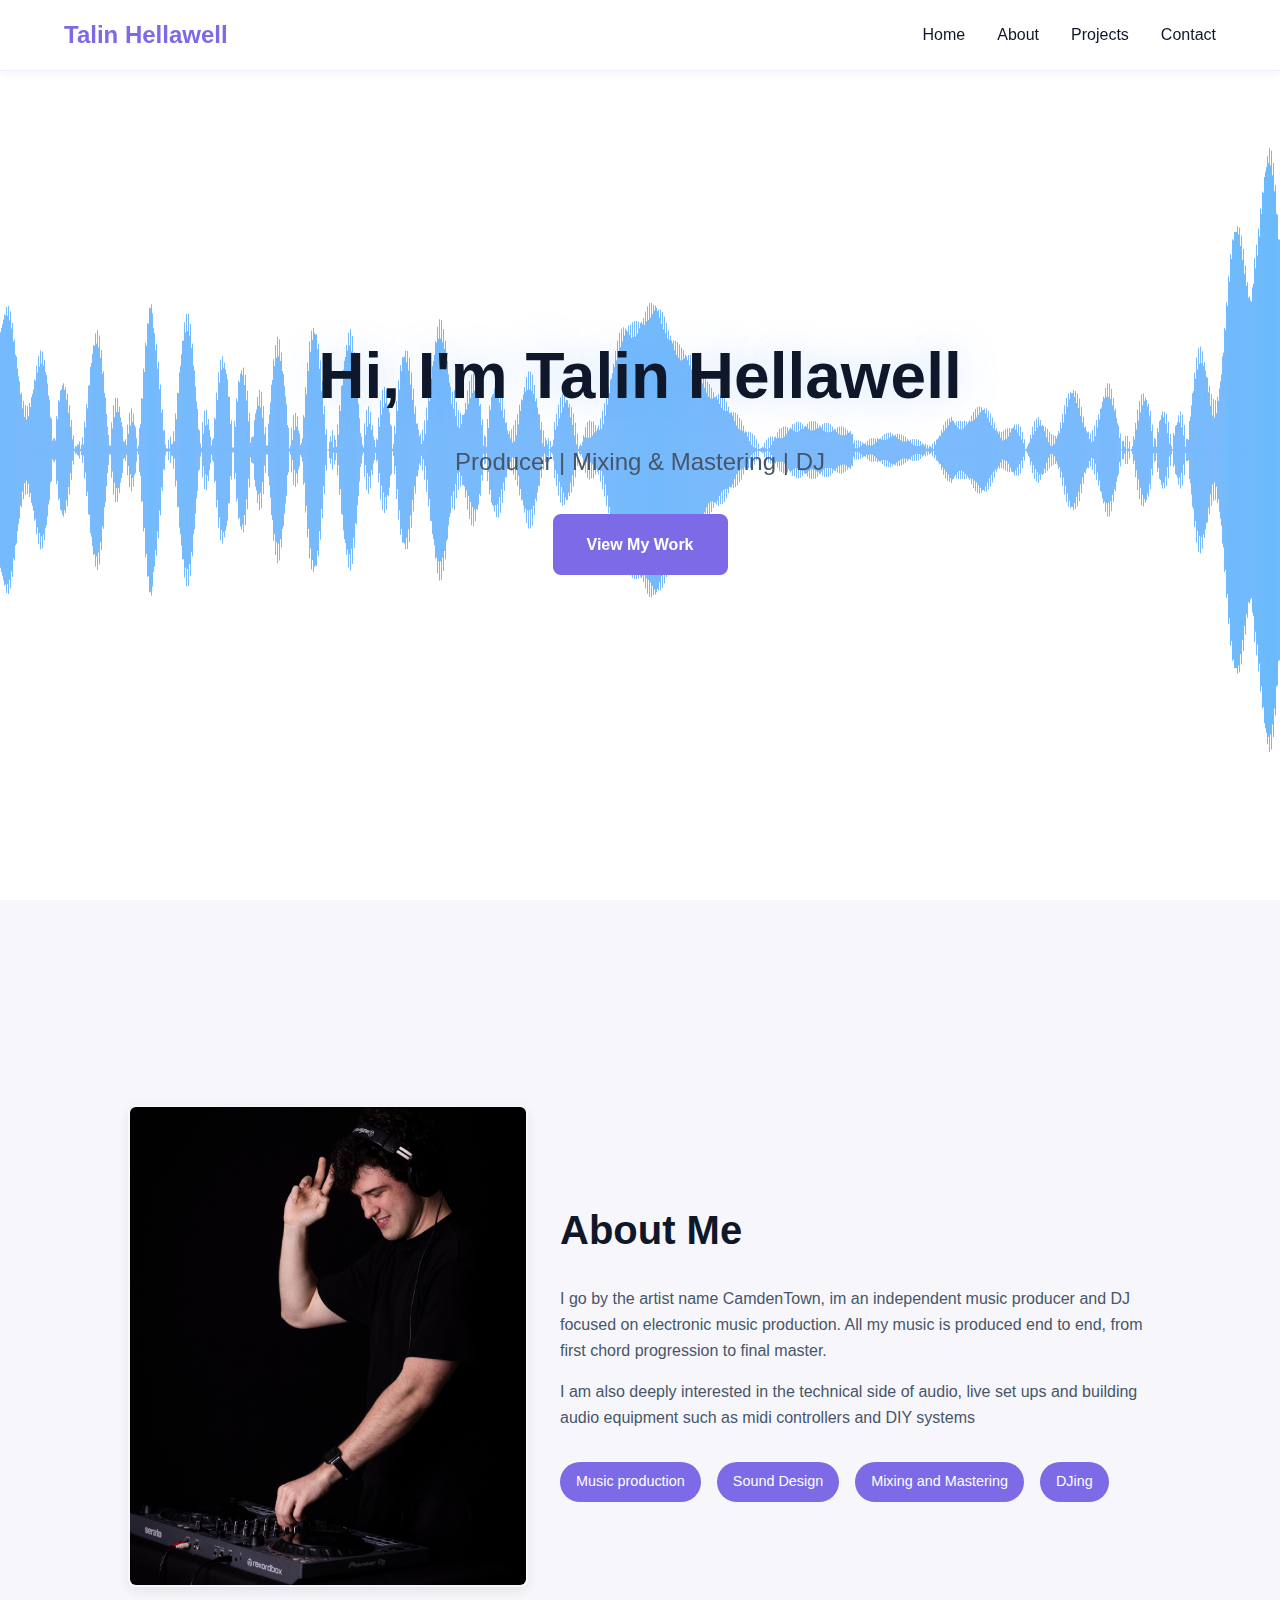
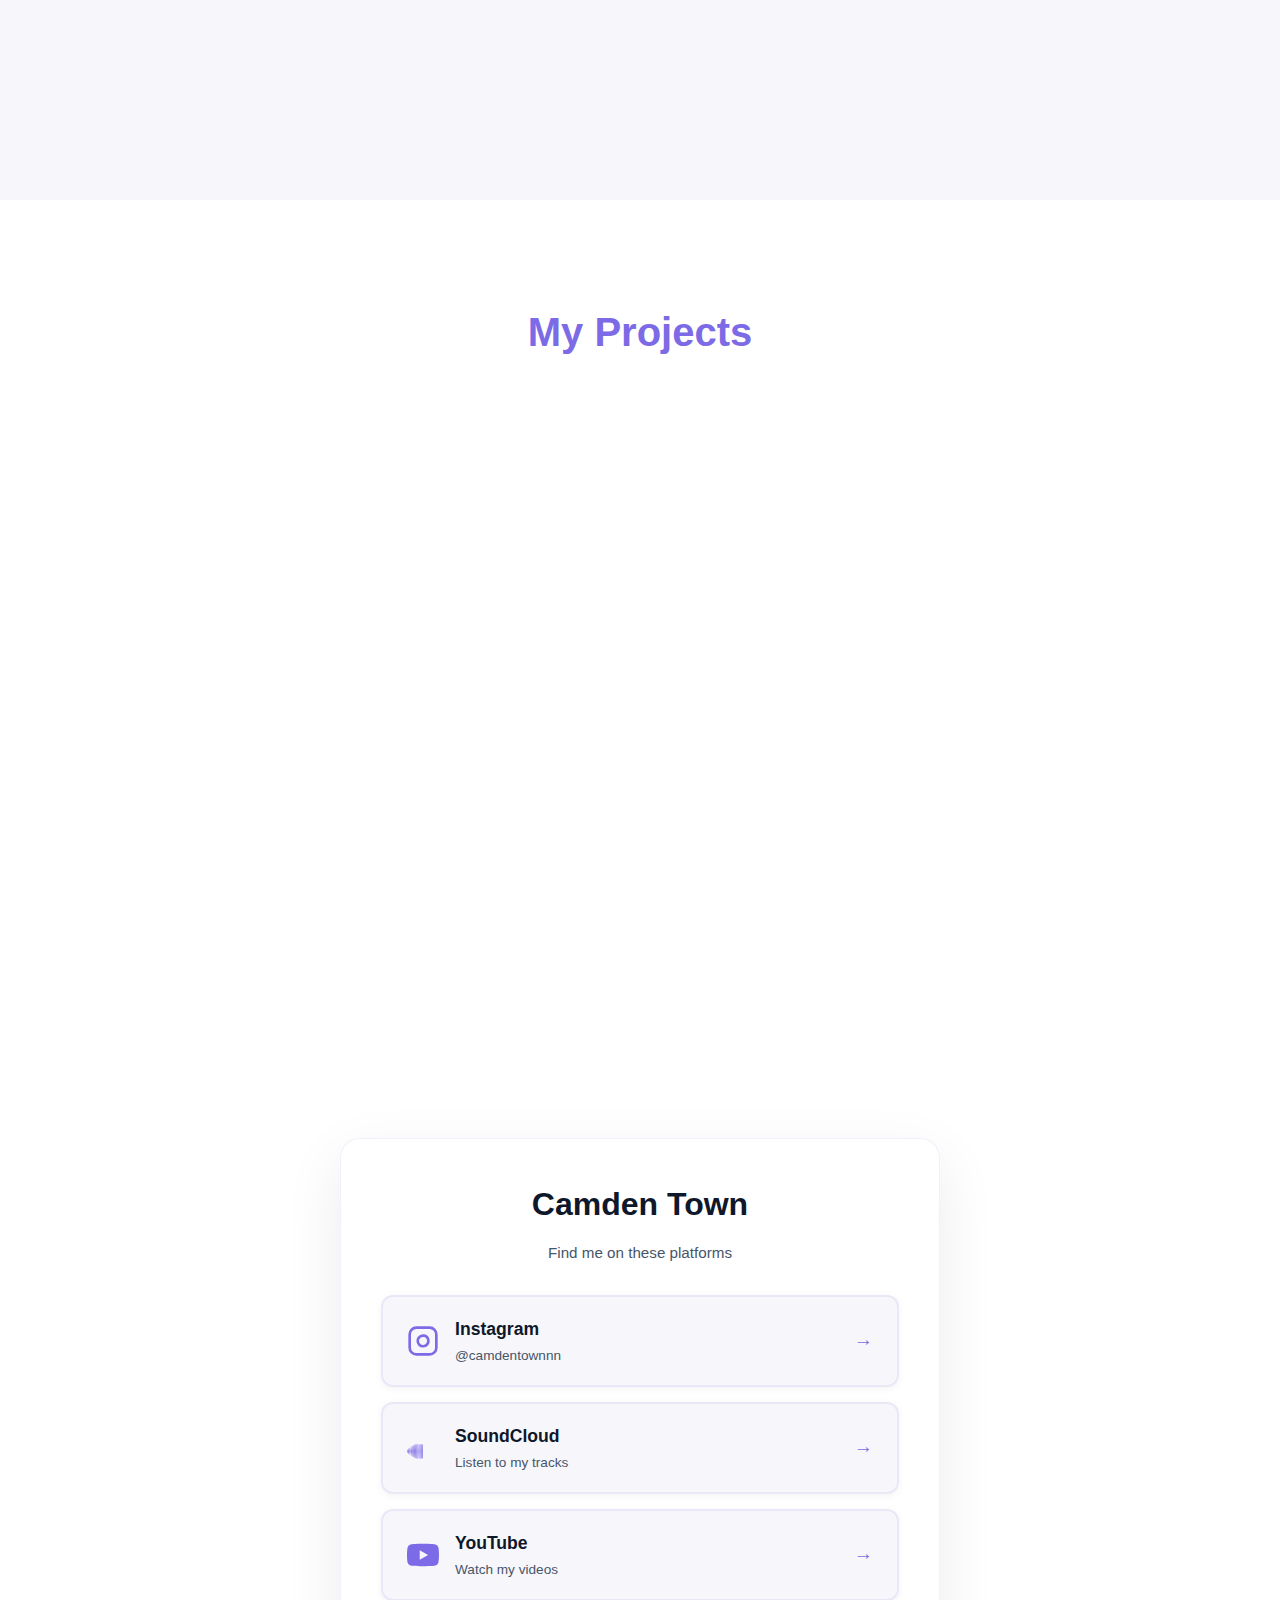
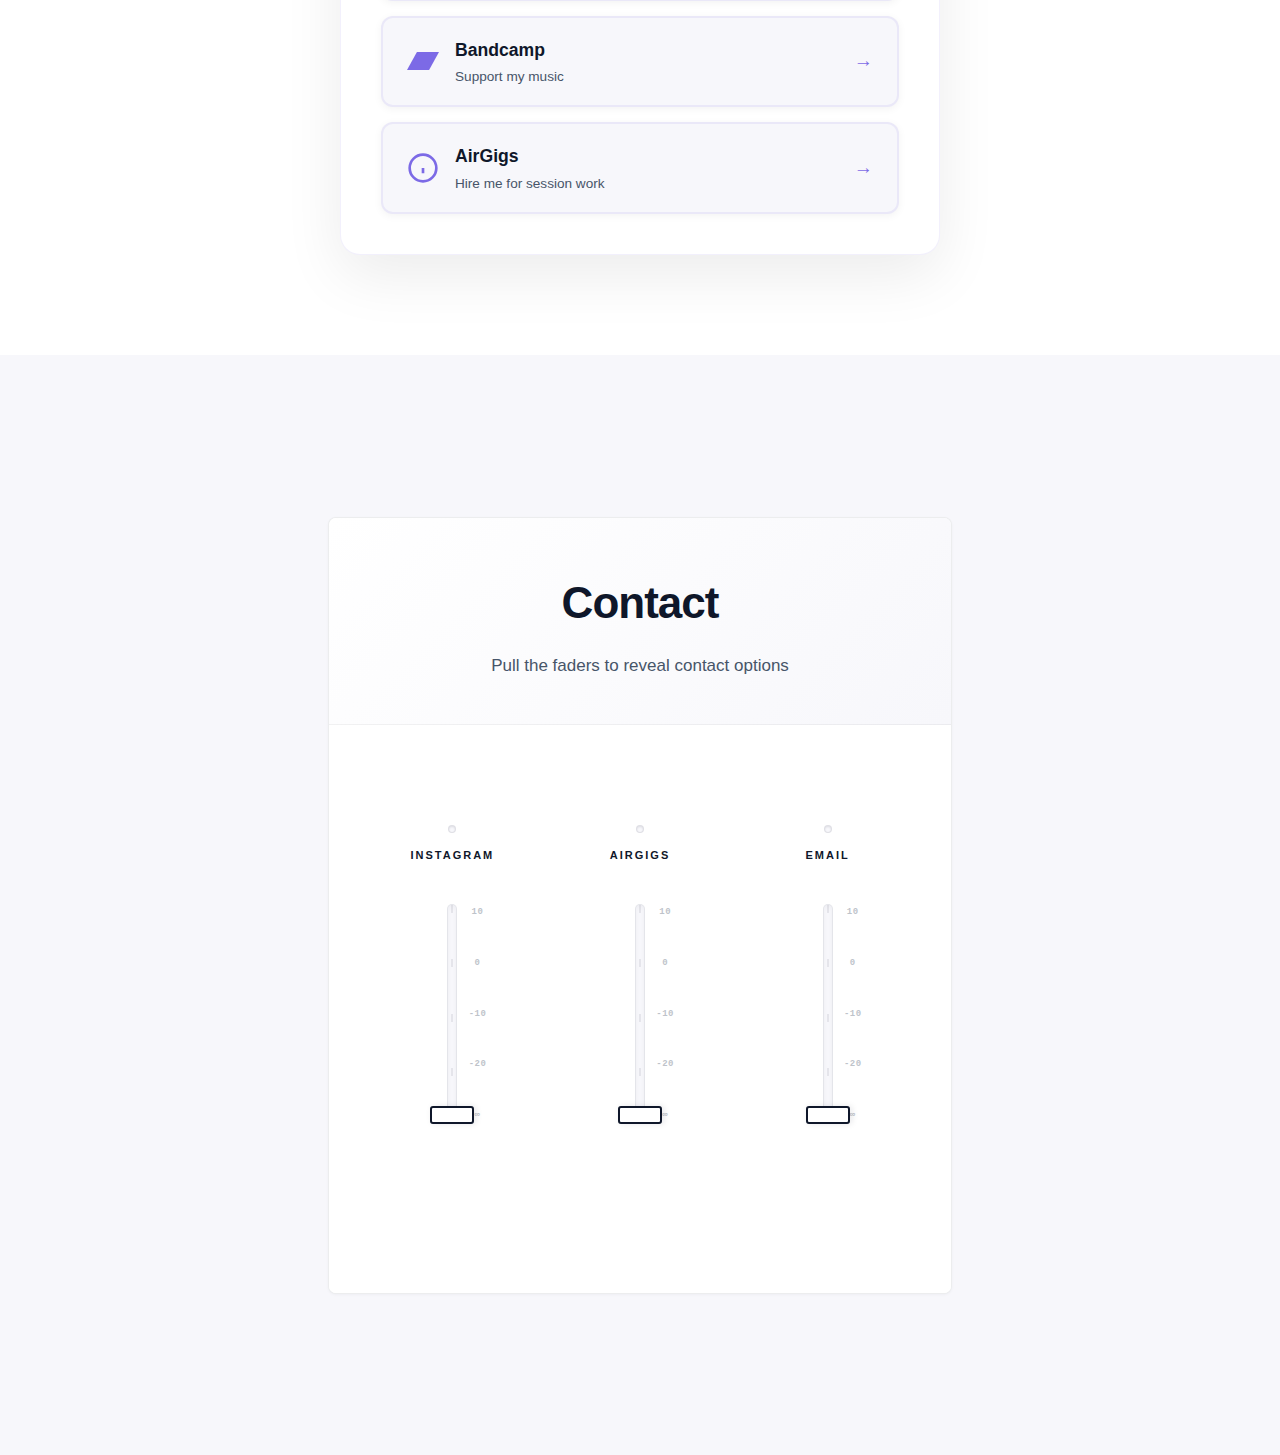
<file: Website/index.html>
<!DOCTYPE html>
<html lang="en">
<head>
    <meta charset="UTF-8">
    <meta name="viewport" content="width=device-width, initial-scale=1.0">
    <title>Talin Hellawell - Portfolio</title>
    <link rel="stylesheet" href="styles.css">
</head>
<body>
    <nav>
        <div class="logo">Talin Hellawell</div>
        <ul class="nav-links">
            <li><a href="#home">Home</a></li>
            <li><a href="#about">About</a></li>
            <li><a href="#projects">Projects</a></li>
            <li><a href="#contact">Contact</a></li>
        </ul>
    </nav>



  <section id="home">
    <canvas id="waveform-bg"></canvas>
    <div class="hero-content">
        <h1>Hi, I'm Talin Hellawell</h1>
        <p>Producer | Mixing & Mastering | DJ</p>
        <a href="#projects" class="cta-button">View My Work</a>
    </div>
</section>


 <section id="about">
        <div class="about-content">
            <div class="about-image">
                <img src="main.jpg" alt="">
            </div>
            <div class="about-text">
                <h2>About Me</h2>
                <p>I go by the artist name CamdenTown, im an independent music producer and DJ focused on electronic music production. All my music is produced end to end, from first chord progression to final master.</p>
                <p>I am also deeply interested in the technical side of audio, live set ups and building audio equipment such as midi controllers and DIY systems</p>
                <div class="skills">
                    <span class="skill-tag">Music production</span>
                    <span class="skill-tag">Sound Design</span>
                    <span class="skill-tag">Mixing and Mastering</span>
                    <span class="skill-tag">DJing</span>
                </div>
            </div>
        </div>
    </section>


    <section id="projects">
        <div class="projects-container">
            <h2>My Projects</h2>
            <div class="projects-grid">
                <div class="project-card">
              
                    <div class="project-tech">
                      <iframe style="border: 0; width: 350px; height: 442px;" src="https://bandcamp.com/EmbeddedPlayer/track=1680059453/size=large/bgcol=ffffff/linkcol=0687f5/tracklist=false/transparent=true/" seamless><a href="https://camdentown.bandcamp.com/track/zaba-zaba-camdentown">Zaba Zaba - CamdenTown by CamdenTown</a></iframe>
                    </div>
                          <p>Artist: Camdentown
Written by: Talin Hellawell (Camdentown)
Produced, Mixed & Mastered by: Camdentown</p>
                </div>
                <div class="project-card">
                    <div class="project-tech">
                        <iframe style="border: 0; width: 350px; height: 470px;" src="https://bandcamp.com/EmbeddedPlayer/album=1020316203/size=large/bgcol=ffffff/linkcol=0687f5/tracklist=false/transparent=true/" seamless><a href="https://camdentown.bandcamp.com/album/a-way-out-ep">A way out - EP by CamdenTown</a></iframe>
                              <p>Artist: Camdentown
Written by: Talin Hellawell (Camdentown)
Produced, Mixed & Mastered by: Camdentown</p>
                    </div>
                </div>
                <div class="project-card">
                    <div class="project-tech">
                        <iframe style="border: 0; width: 350px; height: 442px;" src="https://bandcamp.com/EmbeddedPlayer/track=2415812838/size=large/bgcol=ffffff/linkcol=0687f5/tracklist=false/transparent=true/" seamless><a href="https://camdentown.bandcamp.com/track/camdentown-ukg-mixtape">CamdenTown UKG Mixtape by CamdenTown</a></iframe>

                    </div>
                </div>
            </div>


            <div class="links-container">
        <h1>Camden Town</h1>
        <p class="subtitle">Find me on these platforms</p>
        
        <div class="links">
            <a href="https://www.instagram.com/camdentownnn/" target="_blank" class="link-item">
                <svg class="icon" viewBox="0 0 24 24" fill="none" stroke="currentColor" stroke-width="2">
                    <rect x="2" y="2" width="20" height="20" rx="5" ry="5"></rect>
                    <path d="M16 11.37A4 4 0 1 1 12.63 8 4 4 0 0 1 16 11.37z"></path>
                    <line x1="17.5" y1="6.5" x2="17.51" y2="6.5"></line>
                </svg>
                <div class="link-content">
                    <div class="link-title">Instagram</div>
                    <div class="link-description">@camdentownnn</div>
                </div>
                <span class="arrow">→</span>
            </a>

            <a href="https://soundcloud.com/camden_town" target="_blank" class="link-item">
                <svg class="icon" viewBox="0 0 24 24" fill="currentColor">
                    <path d="M1.175 12.225c-.051 0-.094.046-.101.1l-.233 2.154.233 2.105c.007.058.05.098.101.098.05 0 .09-.04.099-.098l.255-2.105-.27-2.154c0-.057-.045-.1-.09-.1m-.899.828c-.06 0-.091.037-.104.094L0 14.479l.165 1.308c0 .055.045.094.09.094s.089-.039.104-.094l.21-1.308-.21-1.332c0-.057-.05-.094-.09-.094m1.83-1.229c-.061 0-.12.045-.12.104l-.21 2.563.225 2.458c0 .06.045.12.117.12.06 0 .117-.045.117-.12l.254-2.474-.254-2.548c-.007-.06-.064-.12-.135-.12m.985-.994c-.075 0-.135.06-.135.135l-.193 3.548.192 3.377c0 .074.06.135.135.135.074 0 .134-.06.134-.135l.225-3.377-.225-3.548c0-.075-.06-.135-.134-.135m.809-.54c-.08 0-.15.06-.15.136l-.172 4.088.172 3.964c0 .075.07.135.15.135.074 0 .142-.06.142-.135l.195-3.964-.196-4.088c0-.075-.067-.135-.142-.135m.84-.419c-.09 0-.158.068-.158.158l-.147 4.51.147 4.349c0 .074.067.142.158.142.074 0 .15-.068.15-.142l.172-4.349-.172-4.51c0-.09-.076-.158-.15-.158m.83-.456c-.097 0-.165.075-.165.165l-.142 4.964.142 4.65c0 .075.068.158.165.158.09 0 .165-.068.165-.158l.165-4.65-.165-4.964c0-.09-.075-.165-.165-.165m.87-.185c-.097 0-.172.075-.172.172l-.127 5.157.127 5.053c0 .09.075.172.172.172.09 0 .165-.082.165-.172l.142-5.053-.142-5.157c0-.097-.075-.172-.165-.172m.87-.09c-.104 0-.18.075-.18.18l-.104 5.246.104 5.246c0 .09.076.165.18.165.098 0 .173-.075.173-.165l.127-5.246-.127-5.246c0-.105-.075-.18-.173-.18m.87-.045c-.105 0-.18.075-.18.18l-.09 5.292.09 5.291c0 .097.075.173.18.173.09 0 .172-.076.172-.173l.105-5.291-.105-5.292c0-.105-.082-.18-.172-.18m.87.015c-.112 0-.195.082-.195.195l-.075 5.276.075 5.276c0 .105.083.195.195.195.097 0 .18-.09.18-.195l.09-5.276-.09-5.276c0-.113-.083-.195-.18-.195m.87.045c-.12 0-.21.09-.21.21l-.06 5.231.06 5.231c0 .112.09.195.21.195.105 0 .195-.083.195-.195l.075-5.231-.075-5.231c0-.12-.09-.21-.195-.21m.87.075c-.127 0-.225.097-.225.225l-.045 5.156.045 5.156c0 .12.098.225.225.225.12 0 .21-.105.21-.225l.06-5.156-.06-5.156c0-.128-.09-.225-.21-.225m.87.105c-.135 0-.24.105-.24.24l-.03 5.051.03 5.051c0 .127.105.24.24.24.127 0 .232-.113.232-.24l.045-5.051-.045-5.051c0-.135-.105-.24-.232-.24"></path>
                </svg>
                <div class="link-content">
                    <div class="link-title">SoundCloud</div>
                    <div class="link-description">Listen to my tracks</div>
                </div>
                <span class="arrow">→</span>
            </a>

            <a href="https://www.youtube.com/@CamdenTownnnn/videos" target="_blank" class="link-item">
                <svg class="icon" viewBox="0 0 24 24" fill="currentColor">
                    <path d="M23.498 6.186a3.016 3.016 0 0 0-2.122-2.136C19.505 3.545 12 3.545 12 3.545s-7.505 0-9.377.505A3.017 3.017 0 0 0 .502 6.186C0 8.07 0 12 0 12s0 3.93.502 5.814a3.016 3.016 0 0 0 2.122 2.136c1.871.505 9.376.505 9.376.505s7.505 0 9.377-.505a3.015 3.015 0 0 0 2.122-2.136C24 15.93 24 12 24 12s0-3.93-.502-5.814zM9.545 15.568V8.432L15.818 12l-6.273 3.568z"></path>
                </svg>
                <div class="link-content">
                    <div class="link-title">YouTube</div>
                    <div class="link-description">Watch my videos</div>
                </div>
                <span class="arrow">→</span>
            </a>

            <a href="https://camdentown.bandcamp.com/" target="_blank" class="link-item">
                <svg class="icon" viewBox="0 0 24 24" fill="currentColor">
                    <path d="M0 18.75l7.437-13.5H24l-7.438 13.5H0z"></path>
                </svg>
                <div class="link-content">
                    <div class="link-title">Bandcamp</div>
                    <div class="link-description">Support my music</div>
                </div>
                <span class="arrow">→</span>
            </a>

            <a href="https://www.airgigs.com/user/talinhellawell" target="_blank" class="link-item">
                <svg class="icon" viewBox="0 0 24 24" fill="none" stroke="currentColor" stroke-width="2">
                    <circle cx="12" cy="12" r="10"></circle>
                    <path d="M12 16v-4M12 8h.01"></path>
                </svg>
                <div class="link-content">
                    <div class="link-title">AirGigs</div>
                    <div class="link-description">Hire me for session work</div>
                </div>
                <span class="arrow">→</span>
            </a>
        </div>
    </div>
        </div>
    </section>

    <section id="contact">
    <div class="djm__contact__wrapper">
      <div class="djm__mixer__container">
        <div class="djm__section__header">
          <h1 class="djm__mixer__title">Contact</h1>
          <p class="djm__mixer__subtitle">Pull the faders to reveal contact options</p>
        </div>
        
        <div class="djm__mixer__content">
          <div class="djm__channels__grid">
            <!-- Instagram Channel -->
            <div class="djm__channel__unit" data-channel="instagram">
              <div class="djm__led__indicator" id="djm__led__instagram"></div>
              <div class="djm__channel__label">Instagram</div>
              <div class="djm__fader__track">
                <div class="djm__fader__notch"></div>
                <div class="djm__fader__notch"></div>
                <div class="djm__fader__notch"></div>
                <div class="djm__fader__notch"></div>
                <div class="djm__fader__notch"></div>
                <input type="range" min="0" max="100" value="0" class="djm__fader__input" data-channel="instagram">
                <div class="djm__db__scale">
                  <span class="djm__db__mark">10</span>
                  <span class="djm__db__mark">0</span>
                  <span class="djm__db__mark">-10</span>
                  <span class="djm__db__mark">-20</span>
                  <span class="djm__db__mark">∞</span>
                </div>
              </div>
              <a href="https://www.instagram.com/camdentownnn/" class="djm__contact__button" id="djm__button__instagram" target="_blank">
                Instagram
              </a>
            </div>

            <!-- AirGigs Channel -->
            <div class="djm__channel__unit" data-channel="airgigs">
              <div class="djm__led__indicator" id="djm__led__airgigs"></div>
              <div class="djm__channel__label">AirGigs</div>
              <div class="djm__fader__track">
                <div class="djm__fader__notch"></div>
                <div class="djm__fader__notch"></div>
                <div class="djm__fader__notch"></div>
                <div class="djm__fader__notch"></div>
                <div class="djm__fader__notch"></div>
                <input type="range" min="0" max="100" value="0" class="djm__fader__input" data-channel="airgigs">
                <div class="djm__db__scale">
                  <span class="djm__db__mark">10</span>
                  <span class="djm__db__mark">0</span>
                  <span class="djm__db__mark">-10</span>
                  <span class="djm__db__mark">-20</span>
                  <span class="djm__db__mark">∞</span>
                </div>
              </div>
              <a href="https://www.airgigs.com/user/talinhellawell" class="djm__contact__button" id="djm__button__airgigs" target="_blank">
                AirGigs
              </a>
            </div>

            <!-- Email Channel -->
            <div class="djm__channel__unit" data-channel="email">
              <div class="djm__led__indicator" id="djm__led__email"></div>
              <div class="djm__channel__label">Email</div>
              <div class="djm__fader__track">
                <div class="djm__fader__notch"></div>
                <div class="djm__fader__notch"></div>
                <div class="djm__fader__notch"></div>
                <div class="djm__fader__notch"></div>
                <div class="djm__fader__notch"></div>
                <input type="range" min="0" max="100" value="0" class="djm__fader__input" data-channel="email">
                <div class="djm__db__scale">
                  <span class="djm__db__mark">10</span>
                  <span class="djm__db__mark">0</span>
                  <span class="djm__db__mark">-10</span>
                  <span class="djm__db__mark">-20</span>
                  <span class="djm__db__mark">∞</span>
                </div>
              </div>
              <a href="mailto:hellawelltalin@gmail.com" class="djm__contact__button" id="djm__button__email">
                Email
              </a>
            </div>
          </div>
        </div>
      </div>
    </div>
  </section>

    <script src="script.js"></script>
</body>
</html>
</file>
<file: Website/styles.css>
:root {
    /* Light Color Palette */
    --bg-primary: #FFFFFF;
    --bg-secondary: #F7F7FB;
    --text-primary: #0F172A;
    --text-secondary: #475569;
    --accent-primary: #7C6AE6;
    --accent-secondary: #60A5FA;
    
    /* Opacity variants */
    --accent-primary-transparent: rgba(124, 106, 230, 0.1);
    --accent-primary-light: rgba(124, 106, 230, 0.08);
    --accent-secondary-glow: rgba(96, 165, 250, 0.3);
}

* {
    margin: 0;
    padding: 0;
    box-sizing: border-box;
}

body {
    font-family: 'Segoe UI', Tahoma, Geneva, Verdana, sans-serif;
    line-height: 1.6;
    color: var(--text-primary);
    background: var(--bg-primary);
    overflow-x: hidden;
}

nav {
    position: fixed;
    top: 0;
    width: 100%;
    background: rgba(255, 255, 255, 0.95);
    backdrop-filter: blur(10px);
    padding: 1rem 5%;
    display: flex;
    justify-content: space-between;
    align-items: center;
    z-index: 1000;
    box-shadow: 0 2px 10px rgba(0, 0, 0, 0.05);
    border-bottom: 1px solid var(--accent-primary-transparent);
}

.logo {
    font-size: 1.5rem;
    font-weight: bold;
    color: var(--accent-primary);
}

.nav-links {
    display: flex;
    gap: 2rem;
    list-style: none;
}

.nav-links a {
    text-decoration: none;
    color: var(--text-primary);
    font-weight: 500;
    transition: color 0.3s;
}

.nav-links a:hover {
    color: var(--accent-primary);
}

section {
    min-height: 100vh;
    padding: 100px 10%;
    display: flex;
    align-items: center;
    justify-content: center;
}

/* HOME SECTION WITH OSCILLOSCOPE */
#home {
    position: relative;
    background: var(--bg-primary);
    overflow: hidden;
    color: var(--text-primary);
    text-align: center;
}

/* Grid background */
.grid-background {
    position: absolute;
    top: 0;
    left: 0;
    width: 100%;
    height: 100%;
    z-index: 0;
    pointer-events: none;
    background: linear-gradient(135deg, #FFFFFF 0%, #F7F7FB 100%);
}

.grid-line-h, .grid-line-v {
    position: absolute;
    background: var(--accent-primary-light);
}

.grid-line-h {
    width: 100%;
    height: 1px;
}

.grid-line-v {
    width: 1px;
    height: 100%;
}

/* Waveform background - restricted to #home section */
#waveform-bg {
    position: absolute;
    top: 0;
    left: 0;
    width: 100%;
    height: 100%;
    z-index: 1;
    opacity: 0.9;
    pointer-events: none;
}

@media (max-width: 768px) {
    #waveform-bg {
        opacity: 0.85;
    }
}

/* Make sure hero content is above waveform */
.hero-content {
    position: relative;
    z-index: 3;
    text-align: center;
    color: var(--text-primary);
}

.hero-content h1 {
    font-size: 4rem;
    margin-bottom: 1rem;
    font-weight: 700;
    color: var(--text-primary);
    text-shadow: 0 0 40px var(--accent-secondary-glow);
}

.hero-content p {
    font-size: 1.5rem;
    margin-bottom: 2rem;
    color: var(--text-secondary);
}

.cta-button {
    display: inline-block;
    padding: 1rem 2rem;
    background: var(--accent-primary);
    color: #FFFFFF;
    text-decoration: none;
    border-radius: 8px;
    font-weight: 600;
    transition: all 0.3s;
    border: 2px solid var(--accent-primary);
}

.cta-button:hover {
    background: var(--accent-secondary);
    border-color: var(--accent-secondary);
    transform: translateY(-3px);
    box-shadow: 0 10px 30px var(--accent-secondary-glow);
}

/* ABOUT SECTION */
#about {
    background: var(--bg-secondary);
}

.about-content {
    display: flex;
    gap: 2rem;
    align-items: center;
    flex-wrap: wrap;
}

.about-content h2 {
    color: var(--text-primary);
    font-size: 2.5rem;
    margin-bottom: 1.5rem;
}

.about-content p {
    color: var(--text-secondary);
    margin-bottom: 1rem;
}

.about-image {
    flex: 1;
    min-width: 250px;
    max-width: 400px;
}

.about-image img {
    width: 100%;
    height: auto;
    border-radius: 8px;
    object-fit: cover;
    border: 2px solid var(--bg-secondary);
    box-shadow: 0 4px 12px rgba(0, 0, 0, 0.08);
}

.about-text {
    flex: 1;
    min-width: 300px;
}

.skills {
    display: flex;
    flex-wrap: wrap;
    gap: 1rem;
    margin-top: 2rem;
}

.skill-tag {
    background: var(--accent-primary);
    color: #FFFFFF;
    padding: 0.5rem 1rem;
    border-radius: 20px;
    font-size: 0.9rem;
    transition: transform 0.3s;
}

.skill-tag:hover {
    transform: scale(1.1);
    box-shadow: 0 0 20px var(--accent-secondary-glow);
}

/* PROJECTS SECTION */
#projects {
    background: var(--bg-primary);
}

.projects-container {
    width: 100%;
    max-width: 1200px;
    padding: 0 1rem;
}

.projects-container h2 {
    font-size: 2.5rem;
    text-align: center;
    margin-bottom: 3rem;
    color: var(--accent-primary);
}

.projects-grid {
    display: grid;
    grid-template-columns: repeat(auto-fit, minmax(300px, 1fr));
    gap: 2rem;
}

.project-card {
    background: var(--bg-secondary);
    border-radius: 10px;
    padding: 2rem;
    transition: transform 0.3s, box-shadow 0.3s;
    cursor: pointer;
    border: 1px solid var(--accent-primary-transparent);
    box-shadow: 0 2px 8px rgba(0, 0, 0, 0.05);
}

.project-card:hover {
    transform: translateY(-10px);
    box-shadow: 0 15px 30px rgba(124, 106, 230, 0.15);
    border-color: var(--accent-primary);
}

.project-card h3 {
    color: var(--accent-primary);
    margin-bottom: 1rem;
}

.project-card p {
    color: var(--text-secondary);
    margin-bottom: 1rem;
}

.project-tech {
    display: flex;
    flex-wrap: wrap;
    gap: 0.5rem;
}

.project-tech iframe {
    width: 100% !important;
    max-width: 350px;
    height: auto;
    aspect-ratio: 350 / 442;
}

.tech-badge {
    background: var(--accent-primary-transparent);
    color: var(--accent-primary);
    padding: 0.3rem 0.8rem;
    border-radius: 15px;
    font-size: 0.8rem;
}

/* LINKS CONTAINER */
.links-container {
    max-width: 600px;
    width: 100%;
    background: var(--bg-primary);
    border-radius: 20px;
    padding: 40px;
    box-shadow: 0 20px 60px rgba(0, 0, 0, 0.08);
    margin: 4rem auto 0;
    border: 1px solid var(--accent-primary-transparent);
}

.links-container h1 {
    text-align: center;
    margin-bottom: 10px;
    color: var(--text-primary);
    font-size: 2em;
}

.subtitle {
    text-align: center;
    color: var(--text-secondary);
    margin-bottom: 30px;
    font-size: 0.95em;
}

.links {
    display: flex;
    flex-direction: column;
    gap: 15px;
}

.link-item {
    display: flex;
    align-items: center;
    padding: 18px 24px;
    background: var(--bg-secondary);
    border-radius: 12px;
    text-decoration: none;
    color: var(--text-primary);
    transition: all 0.3s ease;
    border: 2px solid var(--accent-primary-transparent);
    box-shadow: 0 2px 8px rgba(0, 0, 0, 0.05);
}

.link-item:hover {
    transform: translateY(-3px);
    box-shadow: 0 8px 20px rgba(124, 106, 230, 0.15);
    border-color: var(--accent-primary);
}

.icon {
    width: 32px;
    height: 32px;
    margin-right: 16px;
    flex-shrink: 0;
    color: var(--accent-primary);
}

.link-content {
    flex: 1;
}

.link-title {
    font-weight: 600;
    font-size: 1.1em;
    margin-bottom: 2px;
    color: var(--text-primary);
}

.link-description {
    font-size: 0.85em;
    color: var(--text-secondary);
}

.arrow {
    color: var(--accent-primary);
    font-size: 1.2em;
    transition: transform 0.3s ease;
}

.link-item:hover .arrow {
    transform: translateX(5px);
    color: var(--accent-secondary);
}

/* CONTACT SECTION */
#contact {
    background: var(--bg-secondary);
    color: var(--text-primary);
    text-align: center;
}

.contact-content h2 {
    font-size: 2.5rem;
    margin-bottom: 1rem;
    color: var(--text-primary);
}

.contact-content p {
    font-size: 1.2rem;
    margin-bottom: 2rem;
    color: var(--text-secondary);
}

.contact-links {
    display: flex;
    justify-content: center;
    gap: 2rem;
    flex-wrap: wrap;
}

.contact-link {
    display: inline-block;
    padding: 1rem 2rem;
    background: var(--accent-primary);
    color: #FFFFFF;
    text-decoration: none;
    border-radius: 50px;
    border: 2px solid var(--accent-primary);
    transition: all 0.3s;
}

.contact-link:hover {
    background: var(--accent-secondary);
    border-color: var(--accent-secondary);
    box-shadow: 0 0 30px var(--accent-secondary-glow);
}

/* ANIMATIONS */
@keyframes fadeInUp {
    from {
        opacity: 0;
        transform: translateY(30px);
    }
    to {
        opacity: 1;
        transform: translateY(0);
    }
}

/* MOBILE RESPONSIVENESS */
@media (max-width: 768px) {
    .hero-content h1 {
        font-size: 2.5rem;
    }

    .hero-content p {
        font-size: 1.2rem;
    }

    .nav-links {
        gap: 1rem;
    }

    section {
        padding: 80px 5%;
    }

    .about-content {
        flex-direction: column;
    }
    
    .about-image {
        max-width: 100%;
        width: 100%;
    }

    .projects-container h2 {
        font-size: 2rem;
    }
    
    .projects-grid {
        grid-template-columns: 1fr;
        gap: 1.5rem;
    }
    
    .project-card {
        padding: 1.5rem;
    }

    .links-container {
        max-width: 95%;
        padding: 30px 20px;
        margin: 20px auto;
    }
}

@media (max-width: 480px) {
    .links-container {
        max-width: 100%;
        padding: 25px 15px;
        border-radius: 15px;
    }

    .links-container h1 {
        font-size: 1.6em;
    }
}


/*CSS FOR CONTACT*/

  .djm__contact__wrapper {
      min-height: 100vh;
      background: var(--bg-secondary);
      display: flex;
      align-items: center;
      justify-content: center;
      padding: 20px;
    }

    .djm__mixer__container {
      background: var(--bg-primary);
      border-radius: 8px;
      padding: 0;
      border: 1px solid rgba(15, 23, 42, 0.08);
      box-shadow: 0 1px 3px rgba(15, 23, 42, 0.04);
      max-width: 900px;
      width: 100%;
      overflow: hidden;
    }

    .djm__section__header {
      background: linear-gradient(135deg, var(--bg-primary) 0%, var(--bg-secondary) 100%);
      border-bottom: 1px solid rgba(15, 23, 42, 0.06);
      padding: 50px 50px 45px;
      text-align: center;
    }

    .djm__mixer__title {
      color: var(--text-primary);
      font-size: 2.75rem;
      font-weight: 700;
      margin-bottom: 14px;
      letter-spacing: -1px;
    }

    .djm__mixer__subtitle {
      color: var(--text-secondary);
      font-size: 1.0625rem;
      font-weight: 400;
      line-height: 1.6;
      max-width: 500px;
      margin: 0 auto;
    }

    .djm__mixer__content {
      padding: 70px 50px 80px;
      background: var(--bg-primary);
    }

    .djm__channels__grid {
      display: grid;
      grid-template-columns: repeat(3, 1fr);
      gap: 40px;
      margin-top: 30px;
    }

    .djm__channel__unit {
      display: flex;
      flex-direction: column;
      align-items: center;
      position: relative;
      padding: 0 15px;
    }

    .djm__channel__label {
      color: var(--text-primary);
      font-size: 0.6875rem;
      letter-spacing: 2px;
      margin-bottom: 24px;
      font-weight: 600;
      text-transform: uppercase;
    }

    .djm__fader__track {
      width: 10px;
      height: 220px;
      background: var(--bg-secondary);
      border-radius: 5px;
      position: relative;
      margin: 15px 0;
      border: 1px solid rgba(15, 23, 42, 0.08);
      box-shadow: inset 0 2px 4px rgba(15, 23, 42, 0.04);
    }

    .djm__fader__notch {
      position: absolute;
      left: 50%;
      transform: translateX(-50%);
      width: 1px;
      height: 8px;
      background: rgba(15, 23, 42, 0.15);
      pointer-events: none;
    }

    .djm__fader__notch:nth-child(1) { top: 0; }
    .djm__fader__notch:nth-child(2) { top: 25%; }
    .djm__fader__notch:nth-child(3) { top: 50%; }
    .djm__fader__notch:nth-child(4) { top: 75%; }
    .djm__fader__notch:nth-child(5) { bottom: 0; }

    /* Pure CSS slider using range input */
    .djm__fader__input {
      width: 220px;
      height: 44px;
      position: absolute;
      left: 50%;
      top: 50%;
      transform: translate(-50%, -50%) rotate(-90deg);
      transform-origin: center;
      -webkit-appearance: none;
      appearance: none;
      background: transparent;
      cursor: pointer;
      z-index: 10;
    }

    .djm__fader__input::-webkit-slider-track {
      background: transparent;
      height: 44px;
    }

    .djm__fader__input::-moz-range-track {
      background: transparent;
      height: 44px;
    }

    .djm__fader__input::-webkit-slider-thumb {
      -webkit-appearance: none;
      appearance: none;
      width: 18px;
      height: 44px;
      background: var(--bg-primary);
      border: 2.5px solid var(--text-primary);
      border-radius: 3px;
      cursor: grab;
      box-shadow: 0 2px 6px rgba(15, 23, 42, 0.1);
      transition: all 0.2s ease;
    }

    .djm__fader__input::-moz-range-thumb {
      width: 18px;
      height: 44px;
      background: var(--bg-primary);
      border: 2.5px solid var(--text-primary);
      border-radius: 3px;
      cursor: grab;
      box-shadow: 0 2px 6px rgba(15, 23, 42, 0.1);
      transition: all 0.2s ease;
    }

    .djm__fader__input:hover::-webkit-slider-thumb {
      border-color: var(--accent-primary);
      box-shadow: 0 2px 8px rgba(124, 106, 230, 0.2);
    }

    .djm__fader__input:hover::-moz-range-thumb {
      border-color: var(--accent-primary);
      box-shadow: 0 2px 8px rgba(124, 106, 230, 0.2);
    }

    .djm__fader__input:active::-webkit-slider-thumb {
      cursor: grabbing;
      box-shadow: 0 1px 4px rgba(15, 23, 42, 0.15);
    }

    .djm__fader__input:active::-moz-range-thumb {
      cursor: grabbing;
      box-shadow: 0 1px 4px rgba(15, 23, 42, 0.15);
    }

    /* Active state styling */
    .djm__channel__unit.active .djm__fader__input::-webkit-slider-thumb {
      border-color: var(--accent-primary);
      background: linear-gradient(135deg, var(--bg-primary) 0%, var(--accent-primary-light) 100%);
      box-shadow: 0 0 0 5px var(--accent-primary-light),
                  0 3px 10px rgba(124, 106, 230, 0.25);
    }

    .djm__channel__unit.active .djm__fader__input::-moz-range-thumb {
      border-color: var(--accent-primary);
      background: linear-gradient(135deg, var(--bg-primary) 0%, var(--accent-primary-light) 100%);
      box-shadow: 0 0 0 5px var(--accent-primary-light),
                  0 3px 10px rgba(124, 106, 230, 0.25);
    }

    .djm__contact__button {
      width: 100%;
      padding: 14px 24px;
      background: var(--accent-primary);
      border: none;
      border-radius: 6px;
      color: var(--bg-primary);
      font-weight: 600;
      font-size: 0.875rem;
      cursor: pointer;
      text-decoration: none;
      display: block;
      text-align: center;
      opacity: 0;
      transform: translateY(10px);
      transition: all 0.35s cubic-bezier(0.4, 0, 0.2, 1);
      margin-top: 24px;
      letter-spacing: 0.3px;
      box-shadow: 0 4px 12px rgba(124, 106, 230, 0);
      pointer-events: none;
    }

    .djm__contact__button.djm__button__visible {
      opacity: 1;
      transform: translateY(0);
      box-shadow: 0 4px 12px rgba(124, 106, 230, 0.25);
      pointer-events: auto;
    }

    .djm__contact__button:hover {
      background: #6958d5;
      box-shadow: 0 6px 16px rgba(124, 106, 230, 0.35);
      transform: translateY(-2px);
    }

    .djm__contact__button:active {
      transform: translateY(0);
      box-shadow: 0 2px 8px rgba(124, 106, 230, 0.3);
    }

    .djm__led__indicator {
      width: 8px;
      height: 8px;
      border-radius: 50%;
      background: var(--bg-secondary);
      margin-bottom: 14px;
      transition: all 0.25s ease;
      border: 1px solid rgba(15, 23, 42, 0.1);
      box-shadow: inset 0 1px 2px rgba(15, 23, 42, 0.1);
    }

    .djm__led__indicator.djm__led__active {
      background: var(--accent-primary);
      border-color: var(--accent-primary);
      box-shadow: 0 0 12px var(--accent-secondary-glow),
                  0 0 4px rgba(124, 106, 230, 0.6);
    }

    .djm__db__scale {
      position: absolute;
      right: -30px;
      top: 0;
      height: 100%;
      display: flex;
      flex-direction: column;
      justify-content: space-between;
      font-size: 0.5625rem;
      color: var(--text-secondary);
      opacity: 0.35;
      font-weight: 600;
      font-family: 'Courier New', monospace;
      pointer-events: none;
    }

    .djm__db__mark {
      letter-spacing: 0.5px;
    }

    @media (max-width: 768px) {
      .djm__section__header {
        padding: 40px 30px 35px;
      }

      .djm__mixer__title {
        font-size: 2.25rem;
      }

      .djm__mixer__content {
        padding: 50px 30px 60px;
      }

      .djm__fader__track {
        height: 200px;
      }

      .djm__fader__input {
        width: 200px;
      }

      .djm__channels__grid {
        grid-template-columns: 1fr;
        gap: 40px;
      }
    }

    @media (max-width: 480px) {
      .djm__mixer__title {
        font-size: 2rem;
      }

      .djm__mixer__subtitle {
        font-size: 0.9375rem;
      }

      .djm__section__header {
        padding: 35px 20px 30px;
      }

      .djm__mixer__content {
        padding: 45px 20px 55px;
      }

      .djm__fader__track {
        height: 180px;
      }

      .djm__fader__input {
        width: 180px;
      }

      .djm__channel__unit {
        padding: 0 10px;
      }
    }
</file>
